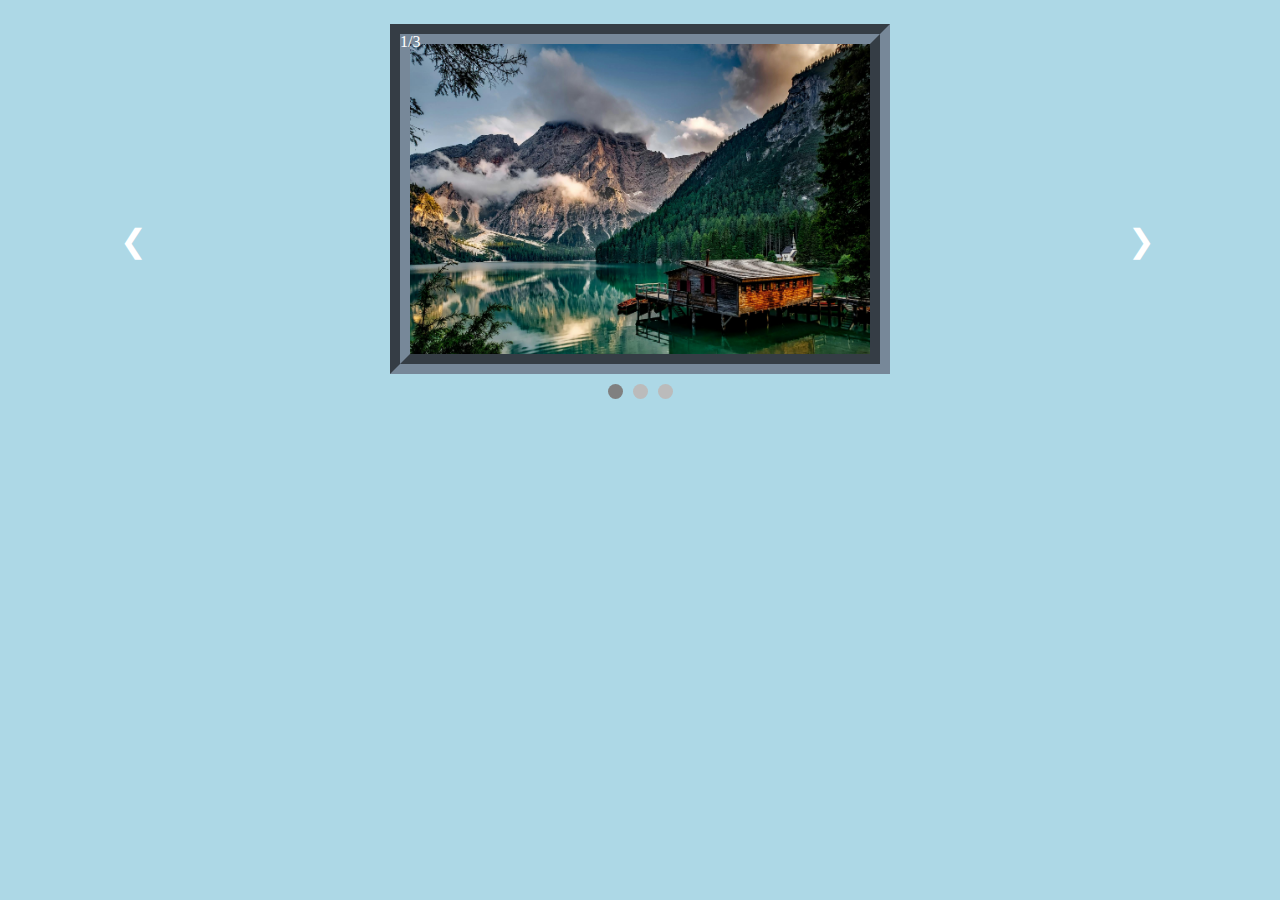
<file: index.html>
<!doctype html><html lang="en"><head><meta charset="UTF-8"/><meta name="viewport" content="width=device-width,initial-scale=1"/><title>Image Carousel</title><script defer="defer" src="main.js"></script></head><body><div class="slideshow-wrapper"><div class="slides"><div class="number">1/3</div><img src="1edff1d87fa93e9f41c3.jpg" alt="Cabin on a Lake"/></div><div class="slides"><div class="number">2/3</div><img src="721b137fc4e638b32e50.jpg" alt="Park with a river running through it"/></div><div class="slides"><div class="number">3/3</div><img src="bb9863a4f570876cc2eb.jpg" alt="Mountain of grass"/></div><button class="arrow left" value="left">&#10094;</button> <button class="arrow right" value="right">&#10095;</button><div class="dot-wrapper"><button class="dot" value="1"></button> <button class="dot" value="2"></button> <button class="dot" value="3"></button></div></div></body></html>
</file>
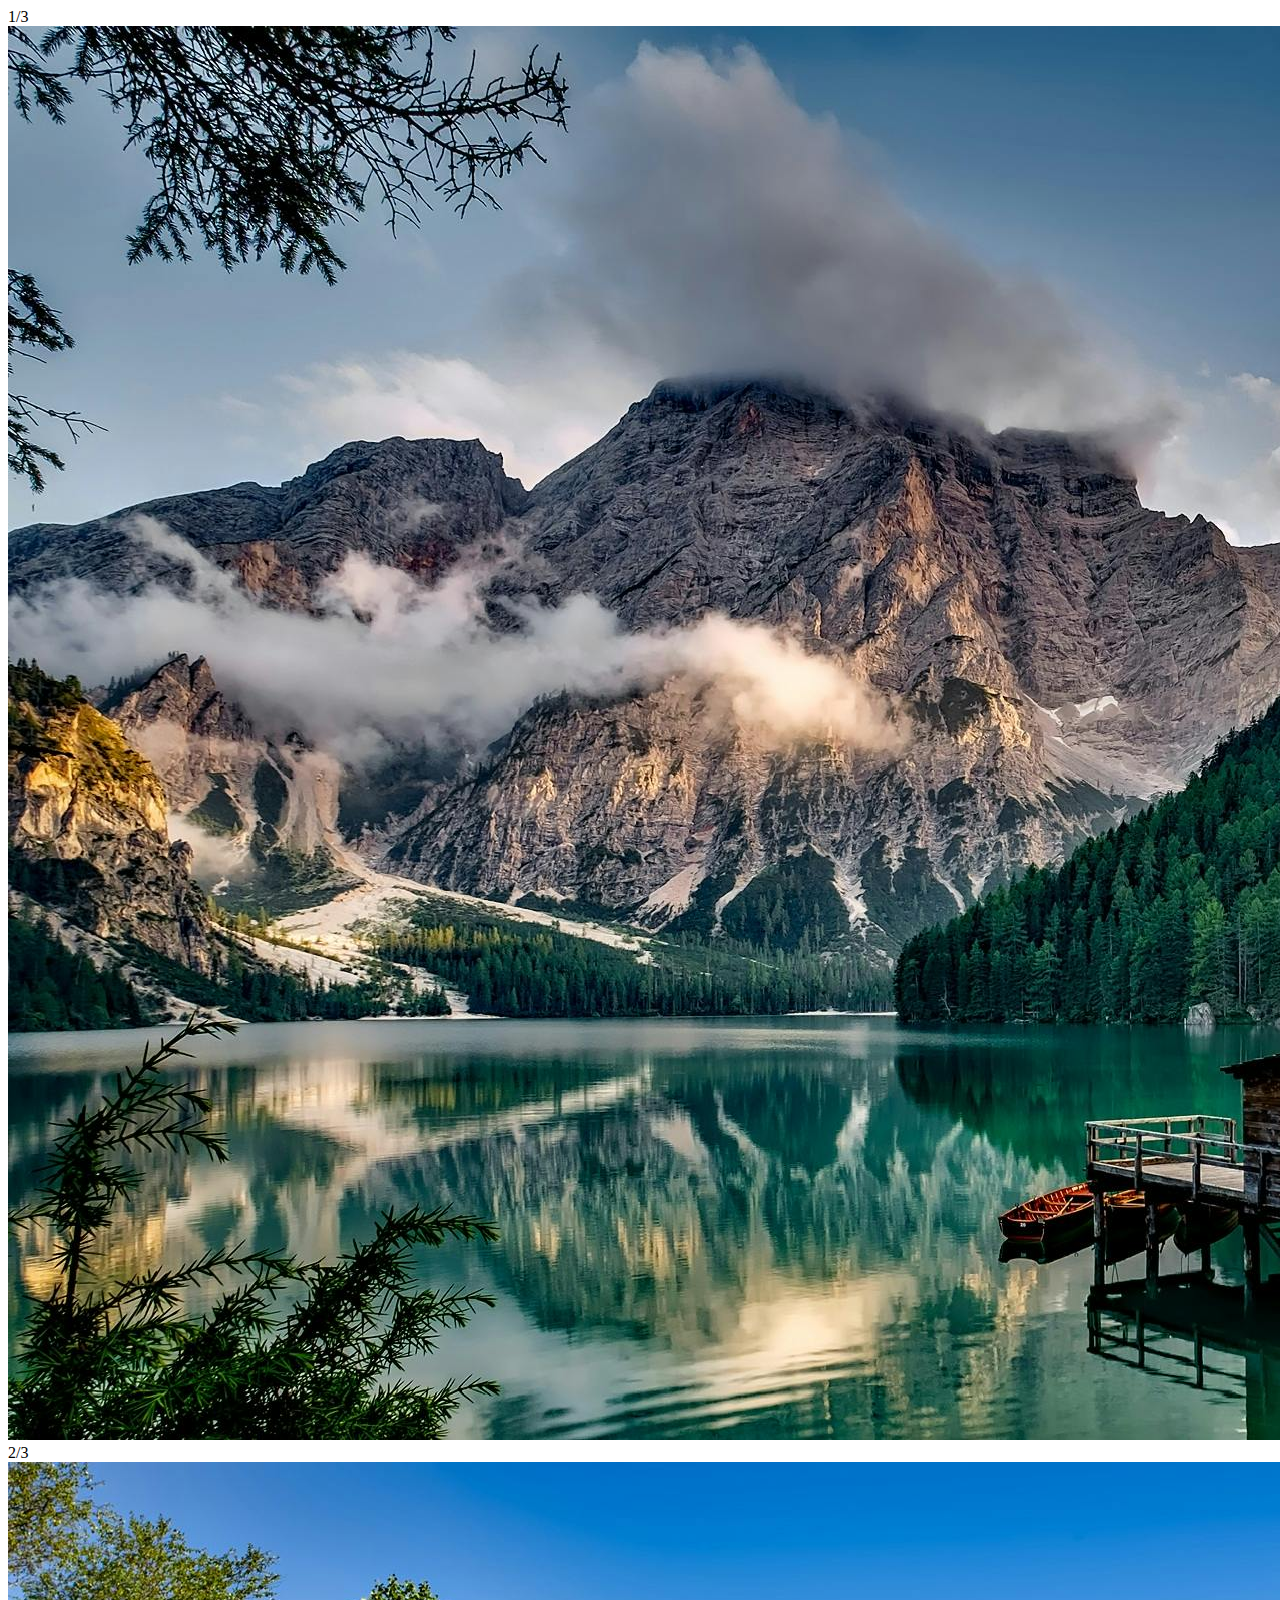
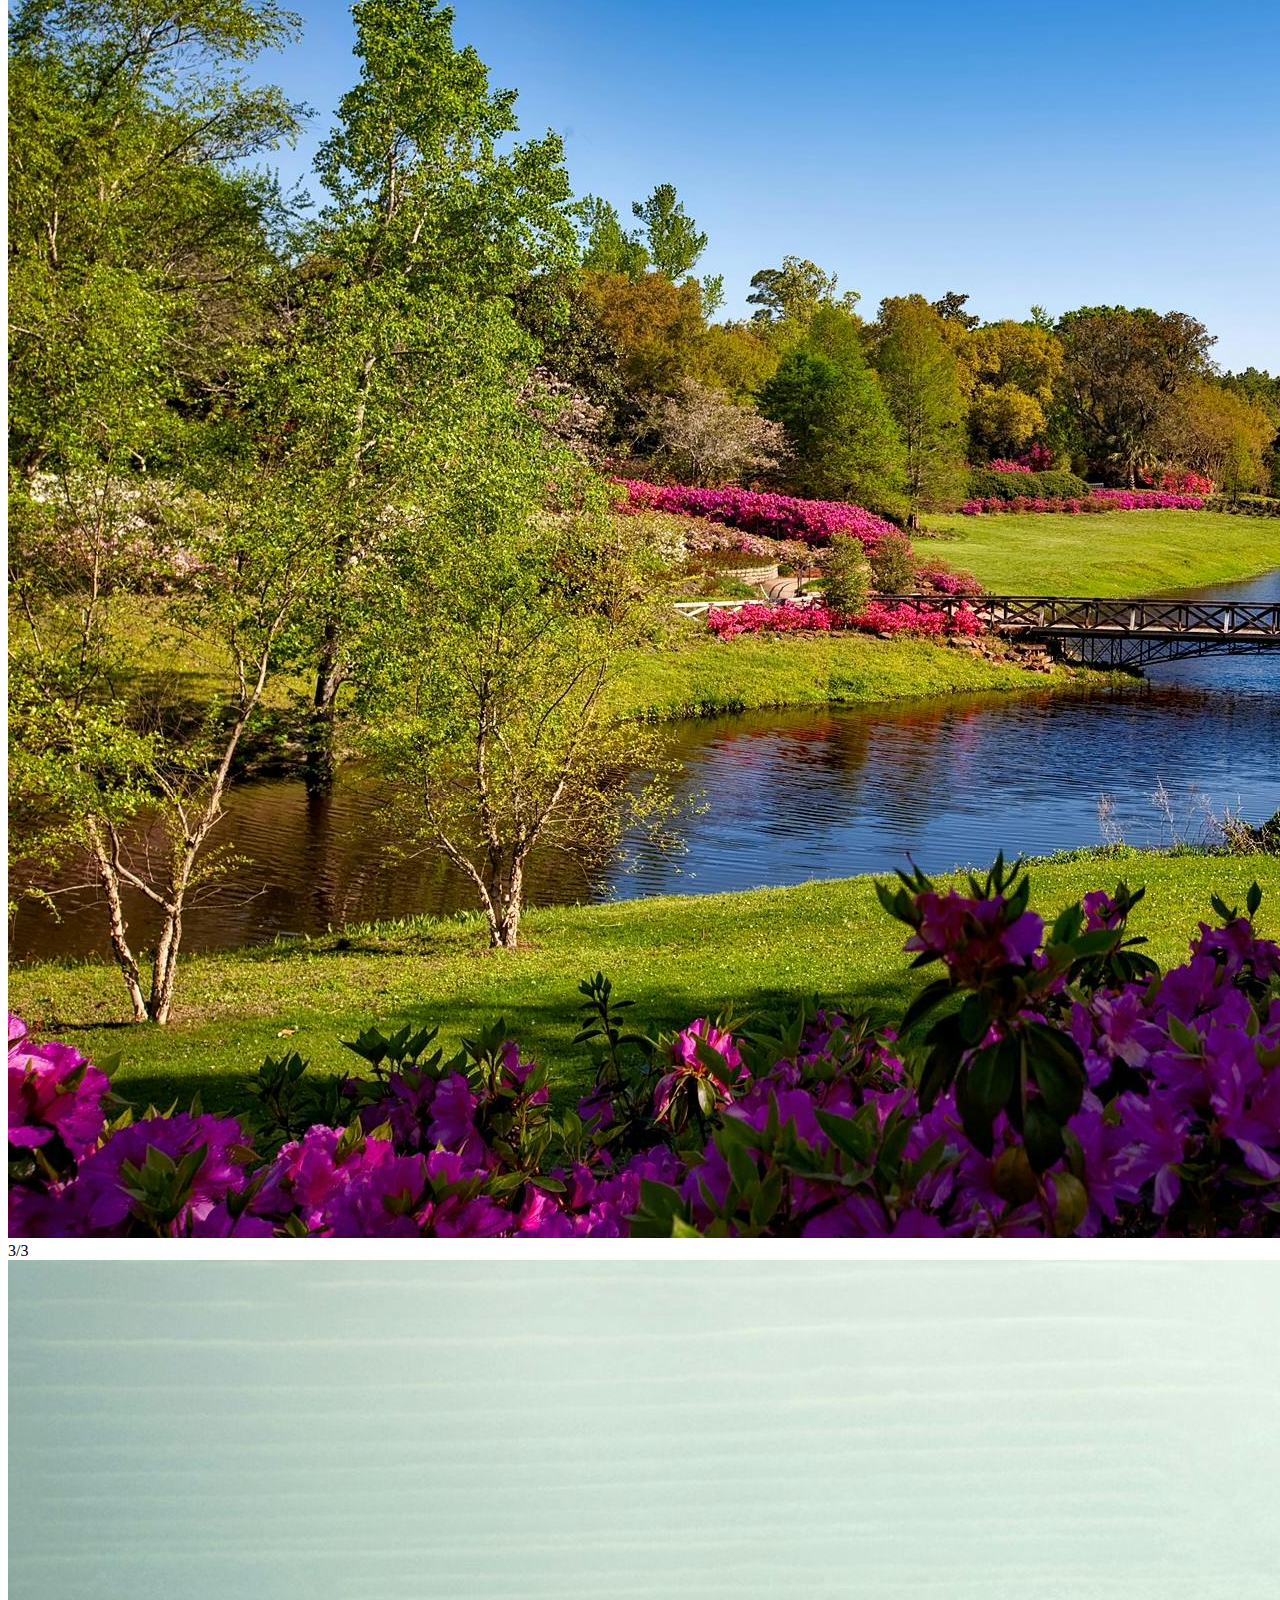
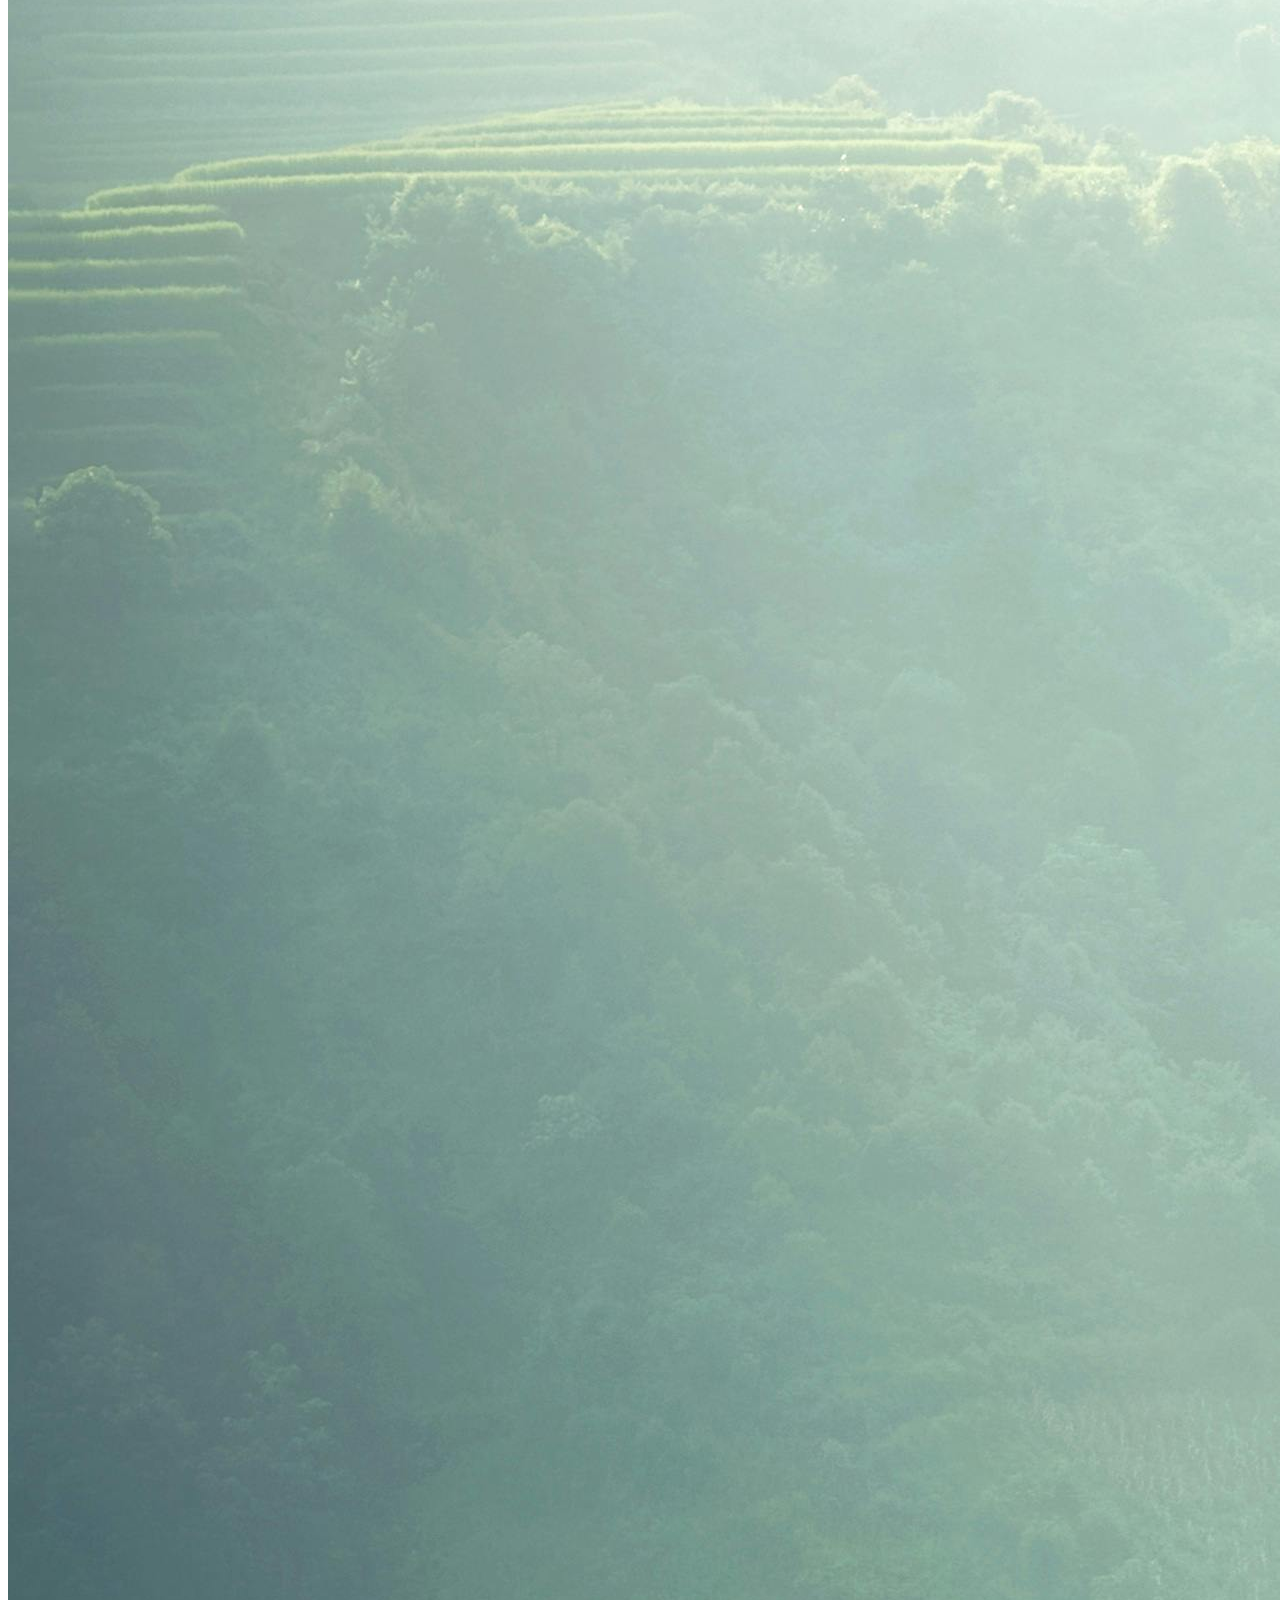
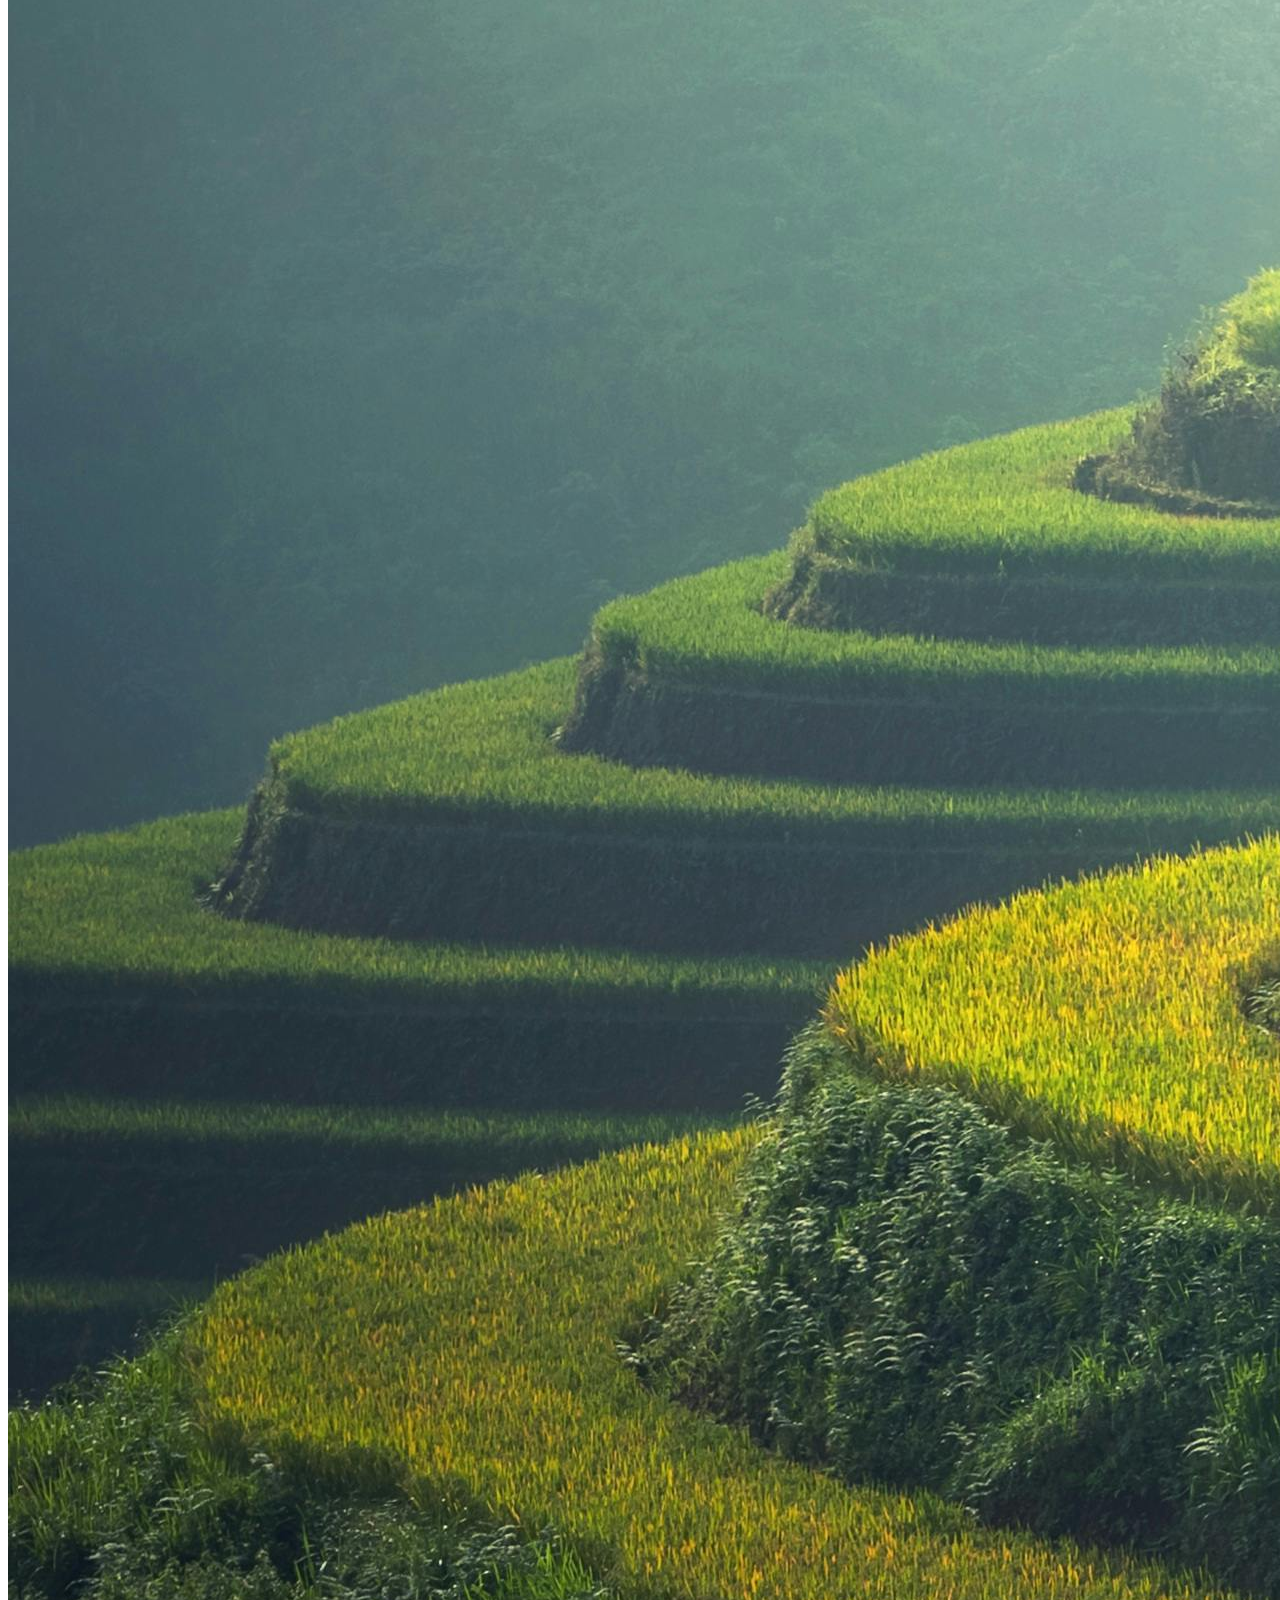
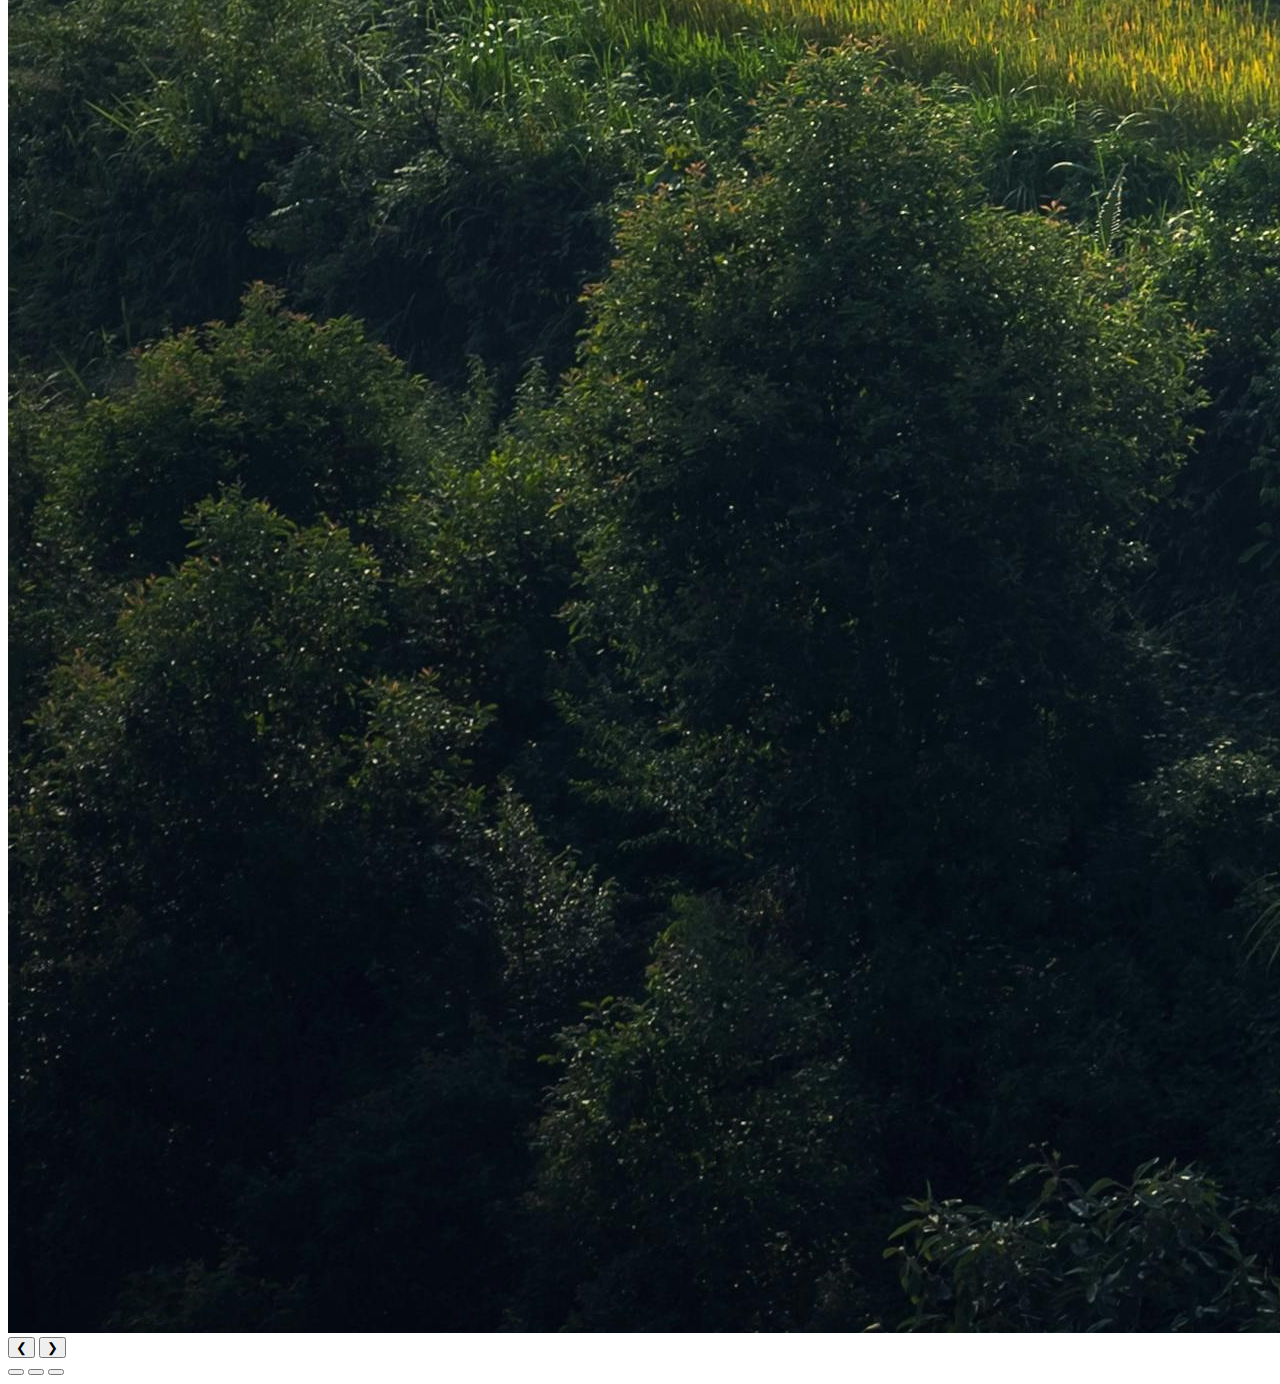
<file: src/template.html>
<!doctype html>
<html lang="en">
  <head>
    <meta charset="UTF-8" />
    <meta name="viewport" content="width=device-width, initial-scale=1.0" />
    <title>Image Carousel</title>
  </head>
  <body>
    <div class="slideshow-wrapper">
      <div class="slides">
        <div class="number">1/3</div>
        <img src="imgs/cabin.jpg" alt="Cabin on a Lake" />
      </div>
      <div class="slides">
        <div class="number">2/3</div>
        <img src="imgs/river.jpg" alt="Park with a river running through it" />
      </div>
      <div class="slides">
        <div class="number">3/3</div>
        <img src="imgs/grass.jpg" alt="Mountain of grass" />
      </div>

      <button class="arrow left" value="left">&#10094;</button>
      <button class="arrow right" value="right">&#10095;</button>

      <div class="dot-wrapper">
        <button class="dot" value="1"></button>
        <button class="dot" value="2"></button>
        <button class="dot" value="3"></button>
      </div>
    </div>
  </body>
</html>
</file>
